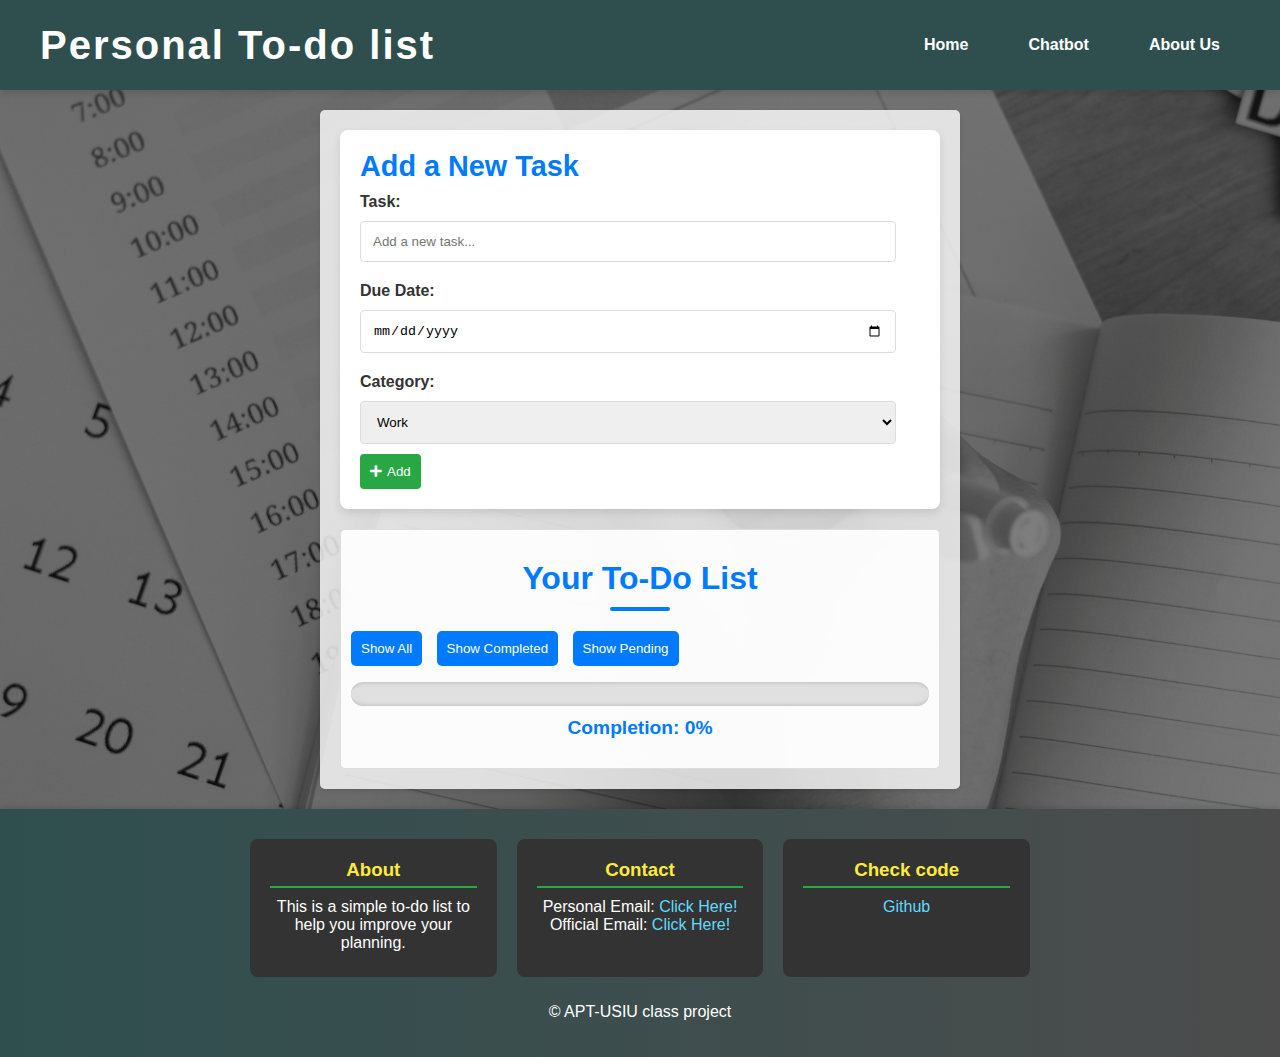
<file: index.html>
<!DOCTYPE html>
<html lang="en">
<head>
    <meta charset="UTF-8">
    <meta name="viewport" content="width=device-width, initial-scale=1.0">
    <title>To-Do List</title>
    <meta name="description" content="A clean modern website featuring a to-do list application.">
    <link rel="stylesheet" href="styles.css">
    <link rel="icon" type="image/png" href="favicon-16x16.png">
    </head>
    
</head>
<body>
    <header role="banner">
        <h1>Personal To-do list</h1>
        <nav role="navigation">
            <ul>
                <li><a href="index.html">Home</a></li>
                <li><a href="chatbot.html">Chatbot</a></li>
                <li><a href="about.html">About Us</a></li>
            </ul>
        </nav>
    </header>
    
    <main role="main">
        <section id="todo-section" class="todo-card">
            <h2>Add a New Task</h2>
            <label for="todo-input">Task:</label>
            <input type="text" id="todo-input" placeholder="Add a new task..." required>
        
            <label for="due-date">Due Date:</label>
            <input type="date" id="due-date" placeholder="Due Date" required>
        
            <label for="category-select">Category:</label>
            <select id="category-select">
                <option value="Work">Work</option>
                <option value="Personal">Personal</option>
                <option value="Shopping">Shopping</option>
                <option value="Fitness">Fitness</option>
                <option value="Other">Other</option>
            </select>
            <button id="add-todo"><i class="fa fa-plus"></i> Add</button>
        </section>
        
        
        <section id="todo-output-section">
            <h2 class="todo-list-heading">Your To-Do List</h2>
            <div class="filter-buttons">
                <button id="show-all">Show All</button>
                <button id="show-completed">Show Completed</button>
                <button id="show-pending">Show Pending</button>
            </div>
            <ul id="todo-list"></ul>
            <meter id="completion-meter" min="0" max="100" value="0" style="width: 100%;"></meter>
            <p id="completion-text">Completion: 0%</p>
        </section>
        
    </main>
    
    <footer role="contentinfo">
        <div class="footer-container">
            <div class="footer-section about-section">
                <h3>About</h3>
                <p>This is a simple to-do list to help you improve your planning.</p>
            </div>
            <div class="footer-section contact-section">
                <h3>Contact</h3>
                <p>
                    Personal Email: <a href="mailto:abdulfatahmohammedalis@gmail.com">Click Here!</a><br>
                    Official Email: <a href="mailto:abdulfatahm@usiu.ac.ke.com">Click Here!</a>
                </p>
            </div>
            <div class="footer-section follow-us-section">
                <h3>Check code</h3>
                <ul>
                    <li><a href="https://github.com/Abdulfatah-A/Group-work-APT">Github</a></li>
                </ul>
            </div>
        </div>
        <p>&copy; APT-USIU class project</p>
    </footer>
    
    <script src="script.js" defer></script>
</body>
</html>
</file>
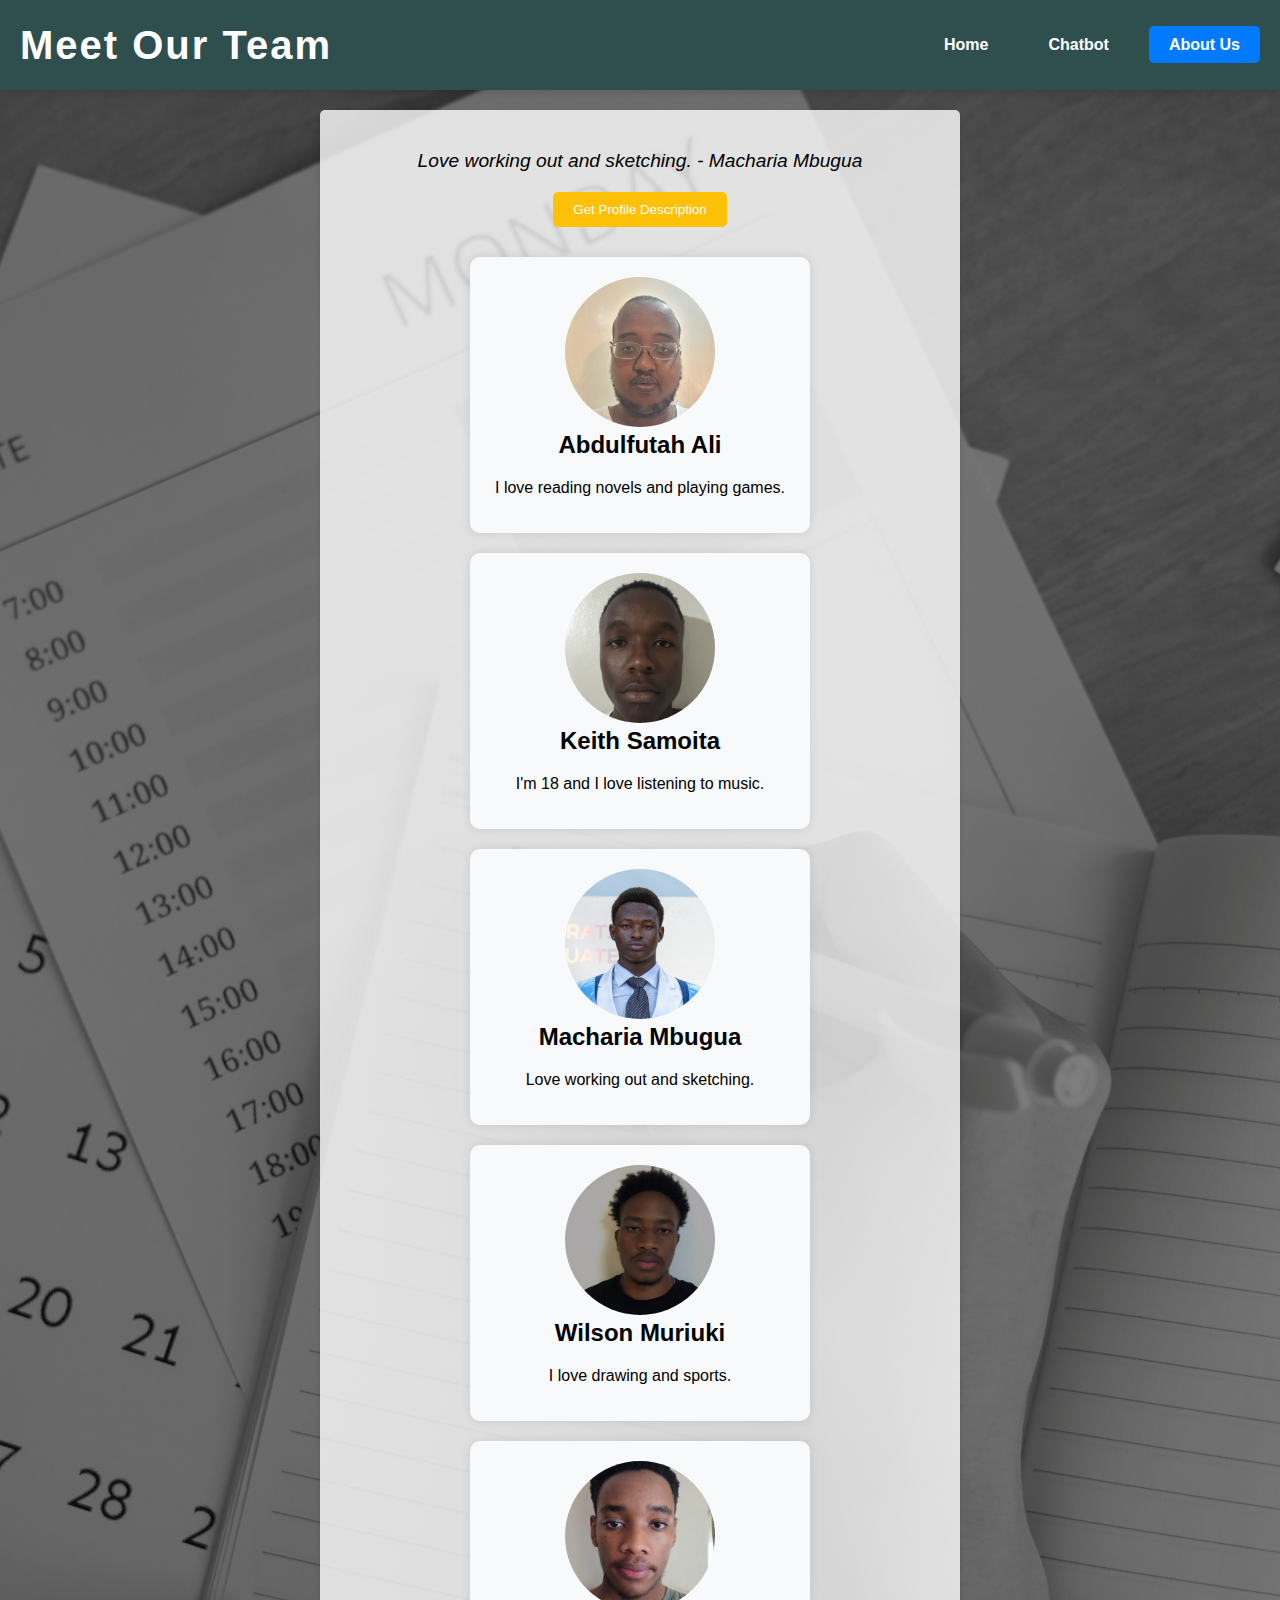
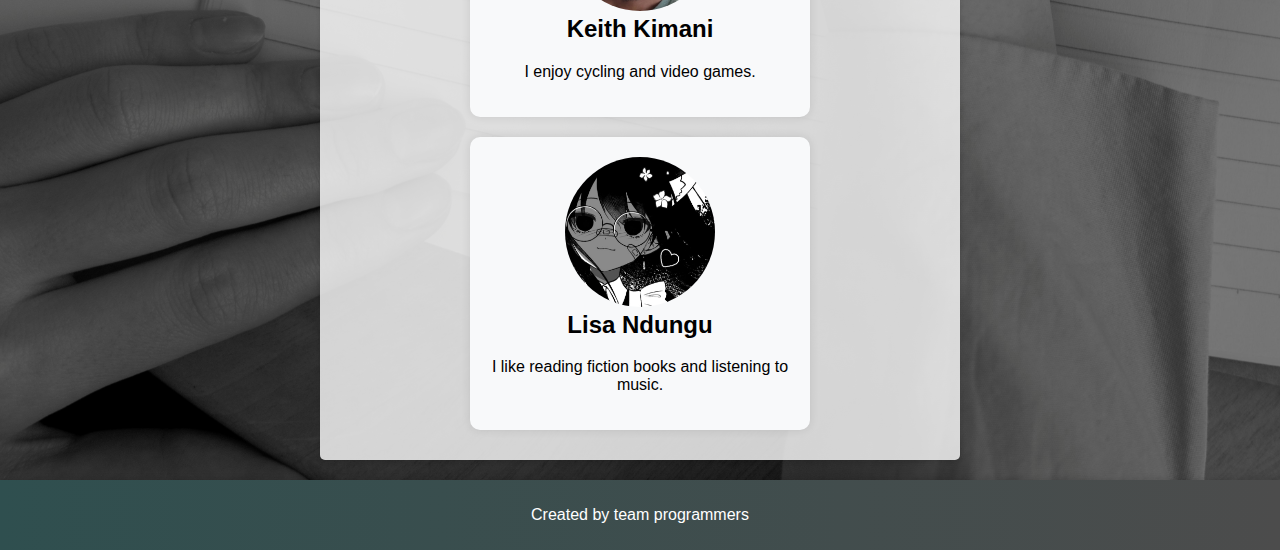
<file: about.html>
<!DOCTYPE html>
<html lang="en">
<head>
    <meta charset="UTF-8">
    <meta name="viewport" content="width=device-width, initial-scale=1.0">
    <title>Meet Our Team</title>
    <link rel="stylesheet" href="styles.css">
    <style>
        header {
            text-align: center;
            padding: 20px;
            background-color: #2F4F4F; /* Match header background */
            color: white;
        }
        h1 {
            margin: 0;
            font-size: 2.5em;
            color: white; /* Match header text color */
        }
        .quote {
            margin: 20px auto;
            font-size: 1.2em;
            font-style: italic;
            text-align: center;
        }
        .quote button {
            padding: 10px 20px;
            border: none;
            background-color: #ffc107;
            color: white;
            cursor: pointer;
            border-radius: 5px;
        }
        .quote button:hover {
            background-color: #e0a800;
        }
        .team-container {
            display: flex;
            flex-wrap: wrap;
            justify-content: space-around;
        }
        .team-member {
            background-color: #f8f9fa;
            margin: 10px;
            padding: 20px;
            border-radius: 10px;
            box-shadow: 0 0 10px rgba(0, 0, 0, 0.1);
            width: 300px;
            text-align: center;
            float: left; /* Ensure profiles float next to each other */
        }
        .team-member img {
            width: 150px;
            height: 150px;
            border-radius: 50%;
            object-fit: cover;
        }
        footer {
            text-align: center;
            padding: 10px 0;
            background: linear-gradient(to right, #2f4f4f, #4c4c4c); /* Match footer background */
            color: white;
            margin-top: 20px;
            clear: both; /* Clear floating elements */
        }
    </style>
</head>
<body onload="generateQuote()">
    <header role="banner">
        <h1>Meet Our Team</h1>
        <nav role="navigation">
            <ul>
                <li><a href="index.html">Home</a></li>
                <li><a href="chatbot.html">Chatbot</a></li>
                <li><a href="about.html" class="active">About Us</a></li>
            </ul>
        </nav>
    </header>
    <main role="main">
        <div class="quote" id="quoteDisplay"></div>
        <div class="quote">
            <button onclick="generateQuote()">Get Profile Description</button>
        </div>

        <div class="team-container">
            <div class="team-member">
                <img src="./images/Abdulfatah.jpg" alt="Team Member" class="profile-image">
                <h2>Abdulfutah Ali</h2>
                <p>I love reading novels and playing games.</p>
            </div>
            <div class="team-member">
                <img src="./images/KeithS.jpg" alt="Team Member" class="profile-image">
                <h2>Keith Samoita</h2>
                <p>I'm 18 and I love listening to music.</p>
            </div>
            <div class="team-member">
                <img src="./images/Machariambugua.jpg" alt="Team Member" class="profile-image">
                <h2>Macharia Mbugua</h2>
                <p>Love working out and sketching.</p>
            </div>
            <div class="team-member">
                <img src="./images/Wilsonmuriuki.jpg" alt="Team Member" class="profile-image">
                <h2>Wilson Muriuki</h2>
                <p>I love drawing and sports.</p>
            </div>
            <div class="team-member">
                <img src="./images/KeithK.jpg" alt="Team Member" class="profile-image">
                <h2>Keith Kimani</h2>
                <p>I enjoy cycling and video games.</p>
            </div>
            <div class="team-member">
                <img src="./images/lisa.jpg" alt="Team Member" class="profile-image">
                <h2>Lisa Ndungu</h2>
                <p>I like reading fiction books and listening to music.</p>
            </div>
        </div>
    </main>
    <footer role="contentinfo">
        <p>Created by team programmers</p>
    </footer>

    <script>
        function generateQuote() {
            var profiles = [
                "I love reading novels and playing games. - Abdulfutah Ali",
                "I'm 18 and I love listening to music. - Keith Samoita",
                "Love working out and sketching. - Macharia Mbugua",
                "I love drawing and sports. - Wilson Muriuki",
                "I enjoy cycling and video games. - Keith Kimani",
                "I like reading fiction books and listening to music. - Lisa Ndungu"
            ];
            var randomIndex = Math.floor(Math.random() * profiles.length);
            document.getElementById('quoteDisplay').textContent = profiles[randomIndex];
        }
    </script>
</body>
</html>
</file>
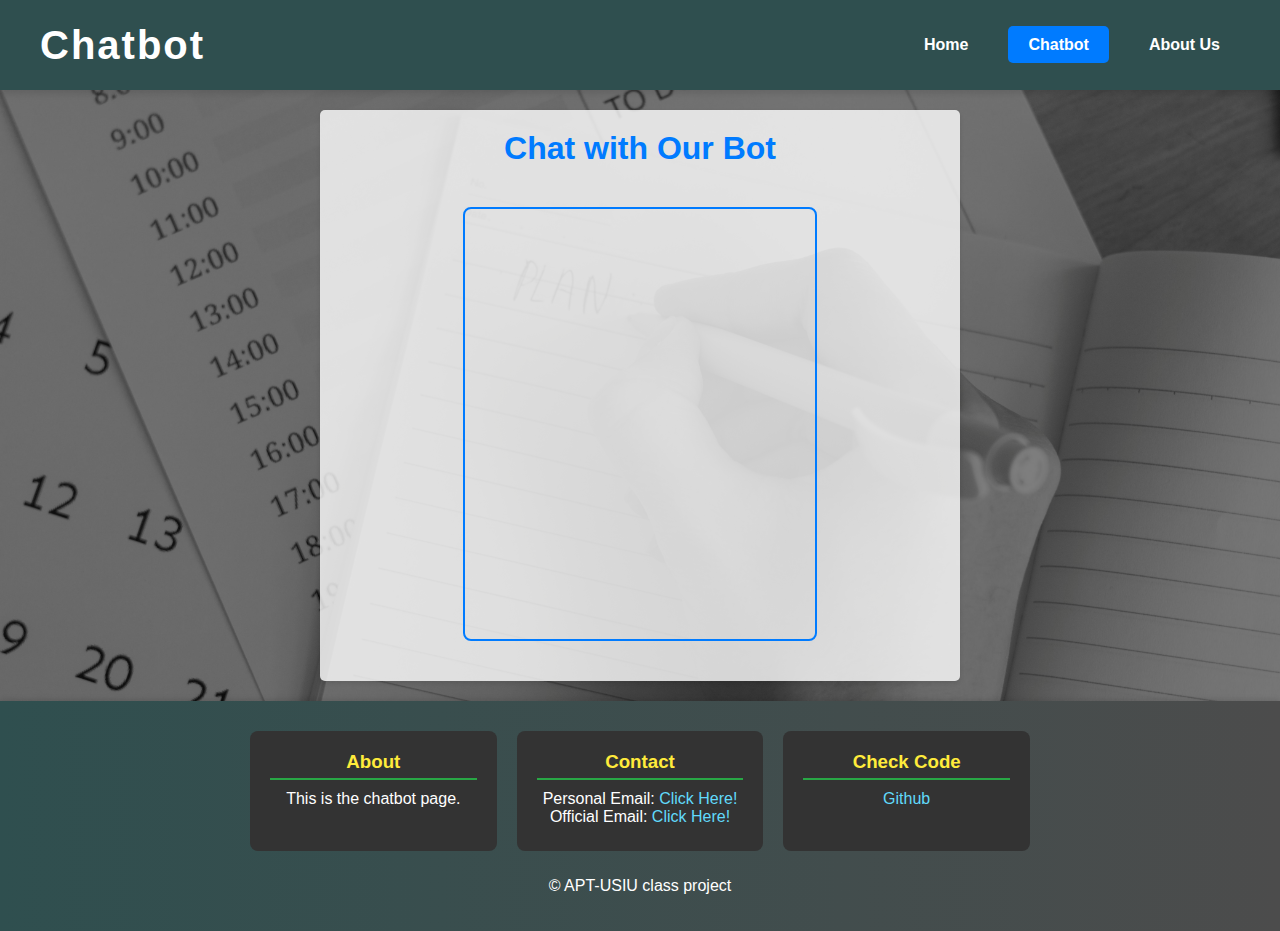
<file: chatbot.html>
<!DOCTYPE html>
<html lang="en">
<head>
    <meta charset="UTF-8">
    <meta name="viewport" content="width=device-width, initial-scale=1.0">
    <title>Chatbot</title>
    <meta name="description" content="A clean modern website featuring a chatbot application.">
    <link rel="stylesheet" href="styles.css">
</head>
<body>
    <header role="banner">
        <h1>Chatbot</h1>
        <nav role="navigation">
            <ul>
                <li><a href="index.html">Home</a></li>
                <li><a href="chatbot.html" class="active">Chatbot</a></li>
                <li><a href="about.html">About Us</a></li>
            </ul>
        </nav>
    </header>
    
    <main role="main">
        <section id="chatbot-section">
            <h2>Chat with Our Bot</h2>
            <div class="iframe-container">
                <iframe allow="microphone;" width="350" height="430" src="https://console.dialogflow.com/api-client/demo/embedded/5119d55d-5e0e-4555-a2c4-8b2ad7b6f66a"></iframe>
            </div>
        </section>
    </main>
    
    <footer role="contentinfo">
        <div class="footer-container">
            <div class="footer-section about-section">
                <h3>About</h3>
                <p>This is the chatbot page.</p>
            </div>
            <div class="footer-section contact-section">
                <h3>Contact</h3>
                <p>
                    Personal Email: <a href="mailto:personal@example.com">Click Here!</a><br>
                    Official Email: <a href="mailto:official@example.com">Click Here!</a>
                </p>
            </div>
            <div class="footer-section follow-us-section">
                <h3>Check Code</h3>
                <ul>
                    <li><a href="https://github.com/Abdulfatah-A/Group-work-APT/blob/master/chatbot.html">Github</a></li>

                </ul>
            </div>
        </div>
        <p>&copy; APT-USIU class project</p>
    </footer>
</body>
</html>
</file>
<file: styles.css>
/* Icons */
@import url('https://cdnjs.cloudflare.com/ajax/libs/font-awesome/5.15.4/css/all.min.css');

body {
    font-family: Arial, sans-serif;
    margin: 0;
    padding: 0;
    background: url('todolistimage.jpg') no-repeat center center/cover;
    color: white;
    position: relative;
}

body::before {
    content: "";
    position: absolute;
    top: 0;
    left: 0;
    width: 100%;
    height: 100%;
    background: rgba(0, 0, 0, 0.5);
    z-index: -1;
}

/* Header Styles */
header {
    background-color: #2F4F4F; /* Dark Slate Gray for a gritty look */
    color: white;
    padding: 20px 40px;
    display: flex;
    justify-content: space-between;
    align-items: center;
    box-shadow: 0 4px 6px rgba(0, 0, 0, 0.1);
}

h1 {
    font-size: 2.5rem;
    margin: 0;
    font-weight: bold;
    letter-spacing: 2px;
}

nav ul {
    list-style-type: none;
    padding: 0;
    display: flex;
    gap: 20px;
}

nav ul li {
    margin: 0;
}

nav ul li a {
    color: white;
    text-decoration: none;
    padding: 10px 20px;
    transition: background-color 0.3s, color 0.3s;
    border-radius: 5px;
    font-weight: bold;
}

nav ul li a:hover {
    background-color: #3d3d3d;
    color: #ffeb3b;
}

/* Responsive Design */
@media (max-width: 768px) {
    header {
        flex-direction: column;
        align-items: flex-start;
    }
    nav ul {
        flex-direction: column;
        gap: 10px;
    }
}

/* Main Content Styles */
main {
    max-width: 600px;
    margin: 20px auto;
    padding: 20px;
    background: rgba(255, 255, 255, 0.8);
    box-shadow: 0 2px 5px rgba(0, 0, 0, 0.1);
    border-radius: 5px;
    color: black;
    position: relative;
    z-index: 1;
}

h2 {
    margin-top: 0;
}

/* To-Do Input Section Styles */
input[type="text"], input[type="date"], select {
    padding: 10px;
    margin: 5px 0;
    border: 1px solid #ccc;
    border-radius: 4px;
    width: calc(100% - 22px);
    box-sizing: border-box;
    transition: border-color 0.3s ease;
}

input[type="text"]:focus, input[type="date"]:focus, select:focus {
    border-color: #007BFF;
    outline: none;
}

#add-todo {
    padding: 10px;
    background: #28a745;
    color: white;
    border: none;
    border-radius: 4px;
    cursor: pointer;
    transition: background-color 0.3s;
}

#add-todo:hover {
    background: #218838;
}

#add-todo i {
    margin-right: 5px;
}

/* To-Do List Output Section */
.todo-list-heading {
    text-align: center;
    font-size: 2rem; /* Larger font size for better visibility */
    font-weight: bold;
    color: #007BFF; /* A pleasant blue color */
    margin-top: 20px;
    margin-bottom: 20px;
    position: relative;
}

.todo-list-heading::after {
    content: '';
    display: block;
    width: 60px;
    height: 4px;
    background-color: #007BFF;
    margin: 10px auto 0;
    border-radius: 2px;
}

#todo-output-section {
    margin-top: 20px;
    padding: 10px;
    background: rgba(255, 255, 255, 0.9);
    border: 1px solid #ddd;
    border-radius: 5px;
    color: black;
}

#todo-list {
    list-style-type: none;
    padding: 0;
}

#todo-list li {
    padding: 15px;
    margin-bottom: 10px;
    background: white;
    border-radius: 4px;
    box-shadow: 0 2px 5px rgba(0, 0, 0, 0.1);
    transition: transform 0.2s, box-shadow 0.2s;
}

#todo-list li:hover {
    transform: translateY(-2px);
    box-shadow: 0 4px 10px rgba(0, 0, 0, 0.2);
}

.task-text {
    flex: 1;
    display: flex;
    align-items: center;
}

.task-text::before {
    content: "\f274"; /* FontAwesome calendar icon */
    font-family: "Font Awesome 5 Free";
    font-weight: 900;
    margin-right: 10px;
    color: #007BFF;
}

.due-date {
    margin-left: 20px;
    font-weight: bold;
    color: #555;
}

.category-text {
    margin-left: 20px;
    font-style: italic;
    color: #007BFF;
}

/* Filter Buttons Styles */
.filter-buttons {
    margin: 10px 0;
}

.filter-buttons button {
    margin-right: 10px;
    padding: 10px;
    border: none;
    border-radius: 5px;
    cursor: pointer;
    background-color: #007BFF;
    color: white;
    transition: background-color 0.3s;
}

.filter-buttons button:hover {
    background-color: #0056b3;
}

/* Completion Meter Styles */
meter {
    width: 100%;
    height: 24px;
    border-radius: 12px;
    background: #e0e0e0;
    overflow: hidden;
    position: relative;
    box-shadow: inset 0 0 5px rgba(0, 0, 0, 0.2);
}

meter::-webkit-meter-bar {
    background: #e0e0e0;
    border-radius: 12px;
}

meter::-webkit-meter-optimum-value {
    background: linear-gradient(90deg, #76c7c0, #4ca3a3);
    border-radius: 12px;
    transition: width 0.5s ease-in-out;
}

meter::-webkit-meter-suboptimum-value {
    background: linear-gradient(90deg, #ffeb3b, #ffeb3b);
    border-radius: 12px;
}

meter::-webkit-meter-even-less-good-value {
    background: linear-gradient(90deg, #ff6b6b, #d9534f);
    border-radius: 12px;
}

#completion-text {
    font-weight: bold;
    color: #007BFF;
    margin-top: 10px;
    text-align: center;
    font-size: 1.2rem;
}

/* Footer Styles */
footer {
    background: linear-gradient(to right, #2f4f4f, #4c4c4c); 
    color: white;
    padding: 20px 0;
    text-align: center;
    position: relative;
    bottom: 0;
    width: 100%;
    box-shadow: 0 -2px 5px rgba(0, 0, 0, 0.1);
}

.footer-container {
    display: flex;
    justify-content: space-around;
    flex-wrap: wrap;
    max-width: 800px;
    margin: 0 auto;
}

.footer-section {
    margin: 10px;
    flex: 1;
    min-width: 200px;
    padding: 20px;
    background: #333;
    border-radius: 8px;
}

.footer-section h3 {
    margin-top: 0;
    border-bottom: 2px solid #28a745;
    padding-bottom: 5px;
    color: #ffeb3b;
}

.footer-section p, .footer-section ul {
    margin: 5px 0;
}

.footer-section ul {
    list-style-type: none;
    padding: 0;
}

.footer-section ul li {
    margin: 5px 0;
}

.footer-section a {
    color: #61dafb;
    text-decoration: none;
    transition: color 0.3s;
}

.footer-section a:hover {
    color: #21a1f1;
}

/* Subtle Animations */
@keyframes fadeIn {
    from {
        opacity: 0;
    }
    to {
        opacity: 1;
    }
}

#todo-list li, #completed-list li, button {
    animation: fadeIn 0.5s ease-in-out;
}

/* Complete and Delete Button Styles */
.complete-btn, .delete-btn {
    padding: 8px 12px;
    margin-left: 10px;
    border: none;
    border-radius: 4}
/* Add a New Task Card */
.todo-card {
    background: white;
    padding: 20px;
    border-radius: 8px;
    box-shadow: 0 4px 8px rgba(0, 0, 0, 0.1);
    margin-bottom: 20px;
}

.todo-card h2 {
    color: #007BFF;
    font-size: 1.8rem;
    margin-bottom: 10px;
}

.todo-card label {
    display: block;
    font-weight: bold;
    margin: 10px 0 5px;
    color: #333;
}

.todo-card input[type="text"], .todo-card input[type="date"], .todo-card select {
    padding: 12px;
    width: calc(100% - 24px);
    margin-bottom: 10px;
    border: 1px solid #ddd;
    border-radius: 4px;
    box-sizing: border-box;
    transition: border-color 0.3s;
}

.todo-card input[type="text"]:focus, .todo-card input[type="date"]:focus, .todo-card select:focus {
    border-color: #007BFF;
    outline: none;
}

.todo-card button {
    padding: 12px 20px;
    background-color: #28a745;
    color: white;
    border: none;
    border-radius: 4px;
    cursor: pointer;
    transition: background-color 0.3s, transform 0.2s;
    display: flex;
    align-items: center;
}

.todo-card button:hover {
    background-color: #218838;
    transform: scale(1.05);
}

.todo-card button i {
    margin-right: 8px;
}
/* Highlight Active Navigation Link */
nav ul li a.active {
    background-color: #007BFF;
    color: white;
    border-radius: 5px;
}

/* Center and Style Iframe */
.iframe-container {
    display: flex;
    justify-content: center;
    align-items: center;
    padding: 20px 0;
}

iframe {
    border: 2px solid #007BFF;
    border-radius: 8px;
}

/* Enhance the Chatbot Section Header */
#chatbot-section h2 {
    text-align: center;
    font-size: 2rem;
    color: #007BFF;
    margin-bottom: 20px;
}

/* Ensure Footer Consistency */
footer {
    background: linear-gradient(to right, #2f4f4f, #4c4c4c);
    color: white;
    padding: 20px 0;
    text-align: center;
    position: relative;
    bottom: 0;
    width: 100%;
    box-shadow: 0 -2px 5px rgba(0, 0, 0, 0.1);
}

.footer-section h3 {
    color: #ffeb3b;
    margin-bottom: 10px;
}

.footer-section a {
    color: #61dafb;
    transition: color 0.3s;
}

.footer-section a:hover {
    color: #21a1f1;
}
/* Highlight Active Navigation Link */
nav ul li a.active {
    background-color: #007BFF;
    color: white;
    border-radius: 5px;
}

/* Add a New Task Card */
.todo-card {
    background: white;
    padding: 20px;
    border-radius: 8px;
    box-shadow: 0 4px 8px rgba(0, 0, 0, 0.1);
    margin-bottom: 20px;
}

.todo-card h2 {
    color: #007BFF;
    font-size: 1.8rem;
    margin-bottom: 10px;
}

.todo-card label {
    display: block;
    font-weight: bold;
    margin: 10px 0 5px;
    color: #333;
}

.todo-card input[type="text"], .todo-card input[type="date"], .todo-card select {
    padding: 12px;
    width: calc(100% - 24px);
    margin-bottom: 10px;
    border: 1px solid #ddd;
    border-radius: 4px;
    box-sizing: border-box;
    transition: border-color 0.3s;
}

.todo-card input[type="text"]:focus, .todo-card input[type="date"]:focus, .todo-card select:focus {
    border-color: #007BFF;
    outline: none;
}

.todo-card button {
    padding: 12px 20px;
    background-color: #28a745;
    color: white;
    border: none;
    border-radius: 4px;
    cursor: pointer;
    transition: background-color 0.3s, transform 0.2s;
    display: flex;
    align-items: center;
}

.todo-card button:hover {
    background-color: #218838;
    transform: scale(1.05);
}

.todo-card button i {
    margin-right: 8px;
}

/* Center and Style Iframe */
.iframe-container {
    display: flex;
    justify-content: center;
    align-items: center;
    padding: 20px 0;
}

iframe {
    border: 2px solid #007BFF;
    border-radius: 8px;
}

/* Enhance the Chatbot Section Header */
#chatbot-section h2 {
    text-align: center;
    font-size: 2rem;
    color: #007BFF;
    margin-bottom: 20px;
}

/* Center and Style Team Member Section */
.team-container {
    display: flex;
    flex-wrap: wrap;
    justify-content: space-around;
}

.team-member {
    background-color: white;
    margin: 10px;
    padding: 20px;
    border-radius: 10px;
    box-shadow: 0 4px 6px rgba(0, 0, 0, 0.1);
    width: 300px;
    text-align: center;
}

.team-member img {
    width: 150px;
    height: 150px;
    border-radius: 50%;
    object-fit: cover;
}

/* Ensure Footer Consistency */
footer {
    background: linear-gradient(to right, #2f4f4f, #4c4c4c);
    color: white;
    padding: 20px 0;
    text-align: center;
    position: relative;
    bottom: 0;
    width: 100%;
    box-shadow: 0 -2px 5px rgba(0, 0, 0, 0.1);
}

.footer-section h3 {
    color: #ffeb3b;
    margin-bottom: 10px;
}

.footer-section a {
    color: #61dafb;
    transition: color 0.3s;
}

.footer-section a:hover {
    color: #21a1f1;
}

/* Subtle Animations */
@keyframes fadeIn {
    from {
        opacity: 0;
    }
    to {
        opacity: 1;
    }
}

#todo-list li, #completed-list li, button {
    animation: fadeIn 0.5s ease-in-out;
}

/* Complete and Delete Button Styles */
.complete-btn, .delete-btn {
    padding: 8px 12px;
    margin-left: 10px;
    border: none;
    border-radius: 4px;
    color: white;
    cursor: pointer;
    transition: background-color 0.3s, transform 0.2s;
    font-weight: bold;
    box-shadow: 0 2px 5px rgba(0, 0, 0, 0.2);
}

.complete-btn {
    background-color: #28a745;
}

.complete-btn:hover {
    background-color: #218838;
    transform: scale(1.05);
}

.delete-btn {
    background-color: #dc3545;
}

.delete-btn:hover {
    background-color: #c82333;
    transform: scale(1.05);
}
/* Highlight Active Navigation Link */
nav ul li a.active {
    background-color: #007BFF;
    color: white;
    border-radius: 5px;
}

/* Center and Style Team Member Section */
.team-container {
    display: flex;
    flex-wrap: wrap;
    justify-content: space-around;
}

.team-member {
    background-color: white;
    margin: 10px;
    padding: 20px;
    border-radius: 10px;
    box-shadow: 0 4px 6px rgba(0, 0, 0, 0.1);
    width: 300px;
    text-align: center;
}

.team-member img {
    width: 150px;
    height: 150px;
    border-radius: 50%;
    object-fit: cover;
}

/* Ensure Footer Consistency */
footer {
    background: linear-gradient(to right, #2f4f4f, #4c4c4c);
    color: white;
    padding: 20px 0;
    text-align: center;
    position: relative;
    bottom: 0;
    width: 100%;
    box-shadow: 0 -2px 5px rgba(0, 0, 0, 0.1);
}

.footer-section h3 {
    color: #ffeb3b;
    margin-bottom: 10px;
}

.footer-section a {
    color: #61dafb;
    transition: color 0.3s;
}

.footer-section a:hover {
    color: #21a1f1;
}
/* Highlight Active Navigation Link */
nav ul li a.active {
    background-color: #007BFF;
    color: white;
    border-radius: 5px;
}

/* Add a New Task Card */
.todo-card {
    background: white;
    padding: 20px;
    border-radius: 8px;
    box-shadow: 0 4px 8px rgba(0, 0, 0, 0.1);
    margin-bottom: 20px;
}

.todo-card h2 {
    color: #007BFF;
    font-size: 1.8rem;
    margin-bottom: 10px;
}

.todo-card label {
    display: block;
    font-weight: bold;
    margin: 10px 0 5px;
    color: #333;
}

.todo-card input[type="text"], .todo-card input[type="date"], .todo-card select {
    padding: 12px;
    width: calc(100% - 24px);
    margin-bottom: 10px;
    border: 1px solid #ddd;
    border-radius: 4px;
    box-sizing: border-box;
    transition: border-color 0.3s;
}

.todo-card input[type="text"]:focus, .todo-card input[type="date"]:focus, .todo-card select:focus {
    border-color: #007BFF;
    outline: none;
}

.todo-card button {
    padding: 12px 20px;
    background-color: #28a745;
    color: white;
    border: none;
    border-radius: 4px;
    cursor: pointer;
    transition: background-color 0.3s, transform 0.2s;
    display: flex;
    align-items: center;
}

.todo-card button:hover {
    background-color: #218838;
    transform: scale(1.05);
}

.todo-card button i {
    margin-right: 8px;
}

/* Center and Style Iframe */
.iframe-container {
    display: flex;
    justify-content: center;
    align-items: center;
    padding: 20px 0;
}

iframe {
    border: 2px solid #007BFF;
    border-radius: 8px;
}

/* Enhance the Chatbot Section Header */
#chatbot-section h2 {
    text-align: center;
    font-size: 2rem;
    color: #007BFF;
    margin-bottom: 20px;
}

/* Center and Style Team Member Section */
.team-container {
    display: flex;
    flex-wrap: wrap;
    justify-content: space-around;
}

.team-member {
    background-color: white;
    margin: 10px;
    padding: 20px;
    border-radius: 10px;
    box-shadow: 0 4px 6px rgba(0, 0, 0, 0.1);
    width: 300px;
    text-align: center;
    float: left; /* Ensure profiles float next to each other */
}

.team-member img {
    width: 150px;
    height: 150px;
    border-radius: 50%;
    object-fit: cover;
}

/* Ensure Footer Consistency */
footer {
    background: linear-gradient(to right, #2f4f4f, #4c4c4c);
    color: white;
    padding: 20px 0;
    text-align: center;
    position: relative;
    bottom: 0;
    width: 100%;
    box-shadow: 0 -2px 5px rgba(0, 0, 0, 0.1);
    clear: both; /* Clear floating elements */
}

.footer-section h3 {
    color: #ffeb3b;
    margin-bottom: 10px;
}

.footer-section a {
    color: #61dafb;
    transition: color 0.3s;
}

.footer-section a:hover {
    color: #21a1f1;
}
/* Interactive Hover Effects */
button, a {
    transition: all 0.3s ease;
}

button:hover, a:hover {
    transform: scale(1.05);
    box-shadow: 0 4px 10px rgba(0, 0, 0, 0.2);
}

/* Subtle Animations */
@keyframes fadeIn {
    from {
        opacity: 0;
    }
    to {
        opacity: 1;
    }
}

main, .team-container, .iframe-container {
    animation: fadeIn 0.5s ease-in-out;
}
</file>
